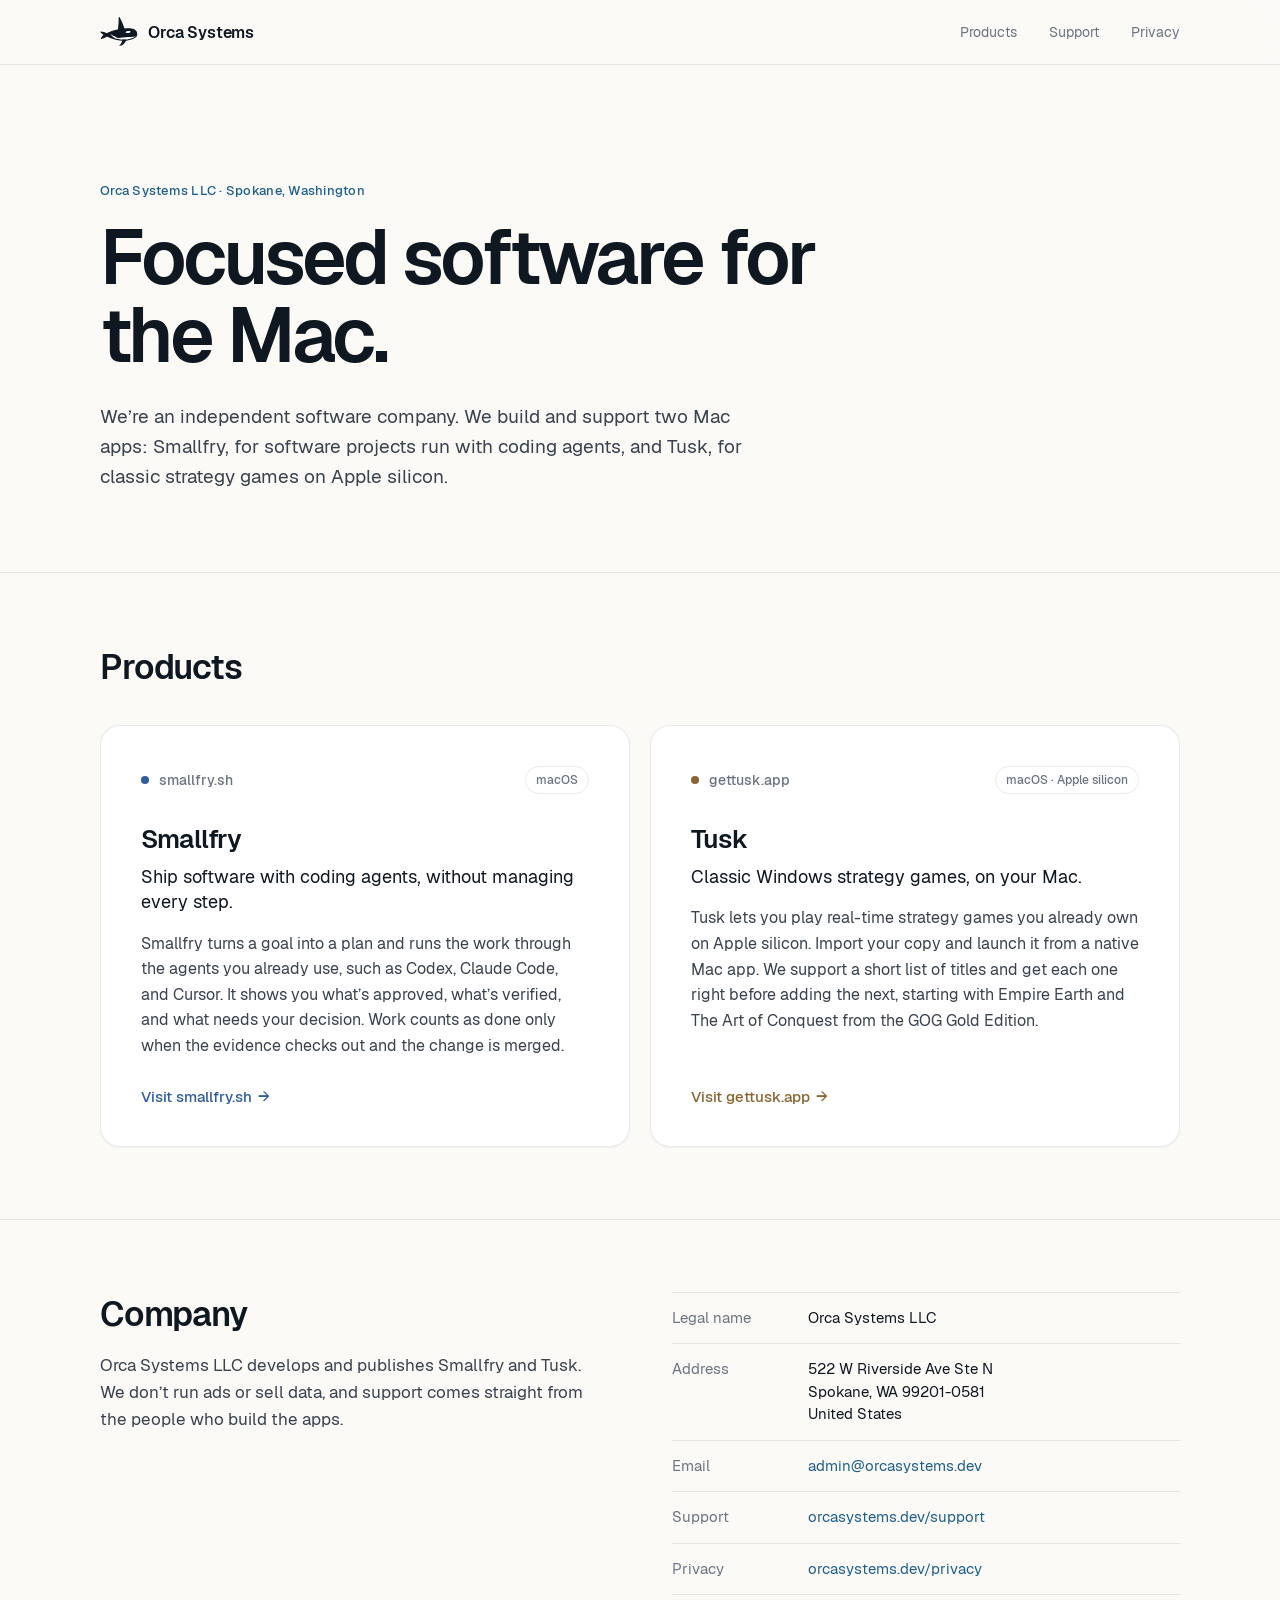
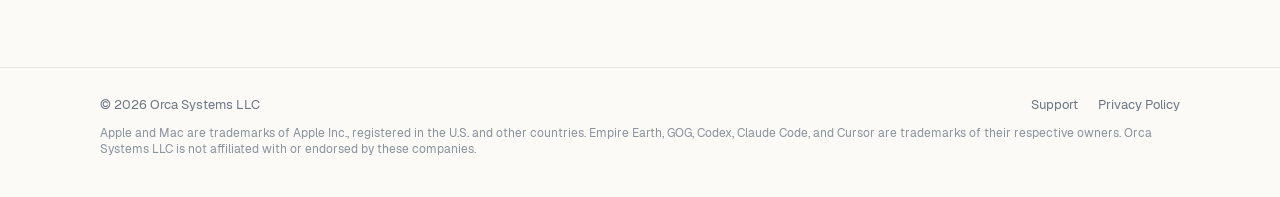
<file: index.html>
<!doctype html>
<html lang="en">
<head>
  <meta charset="utf-8">
  <meta name="viewport" content="width=device-width, initial-scale=1">
  <meta name="theme-color" content="#fbfaf7">
  <title>Orca Systems LLC · Software for the Mac</title>
  <meta name="description" content="Orca Systems LLC is an independent software company in Spokane, Washington. We make Smallfry and Tusk for the Mac.">
  <link rel="canonical" href="https://orcasystems.dev/">
  <link rel="icon" href="/assets/favicon.svg" type="image/svg+xml">
  <link rel="apple-touch-icon" href="/assets/apple-touch-icon.png">
  <meta property="og:type" content="website">
  <meta property="og:site_name" content="Orca Systems LLC">
  <meta property="og:title" content="Orca Systems LLC · Software for the Mac">
  <meta property="og:description" content="An independent software company in Spokane, Washington. We make Smallfry and Tusk for the Mac.">
  <meta property="og:url" content="https://orcasystems.dev/">
  <meta property="og:image" content="https://orcasystems.dev/assets/og.png">
  <meta name="twitter:card" content="summary_large_image">
  <link rel="preload" href="/assets/fonts/Geist-Regular.woff2" as="font" type="font/woff2" crossorigin>
  <link rel="stylesheet" href="/styles.css">
  <script type="application/ld+json">
  {
    "@context": "https://schema.org",
    "@type": "Organization",
    "name": "Orca Systems LLC",
    "legalName": "Orca Systems LLC",
    "url": "https://orcasystems.dev/",
    "logo": "https://orcasystems.dev/assets/apple-touch-icon.png",
    "email": "admin@orcasystems.dev",
    "sameAs": ["https://smallfry.sh/", "https://gettusk.app/"],
    "address": {
      "@type": "PostalAddress",
      "streetAddress": "522 W Riverside Ave Ste N",
      "addressLocality": "Spokane",
      "addressRegion": "WA",
      "postalCode": "99201-0581",
      "addressCountry": "US"
    },
    "contactPoint": [
      {
        "@type": "ContactPoint",
        "contactType": "customer support",
        "email": "admin@orcasystems.dev",
        "url": "https://orcasystems.dev/support/"
      }
    ]
  }
  </script>
</head>
<body>
  <a class="skip" href="#main">Skip to content</a>
  <header class="site-header">
    <div class="wrap">
      <a class="brand" href="/">
        <img src="/assets/orca.svg" width="38" height="32" alt="">
        <span>Orca Systems</span>
      </a>
      <nav class="nav" aria-label="Primary">
        <a href="#products">Products</a>
        <a href="/support/">Support</a>
        <a href="/privacy/">Privacy</a>
      </nav>
    </div>
  </header>

  <main id="main">
    <section class="hero">
      <div class="wrap">
        <p class="eyebrow">Orca Systems LLC · Spokane, Washington</p>
        <h1>Focused software for the Mac.</h1>
        <p class="lede">We’re an independent software company. We build and support two Mac apps: Smallfry, for software projects run with coding agents, and Tusk, for classic strategy games on Apple silicon.</p>
      </div>
    </section>

    <section class="section" id="products">
      <div class="wrap">
        <div class="section-head">
          <h2>Products</h2>
        </div>
        <div class="products">
          <article class="product smallfry">
            <div class="product-top">
              <span class="domain">smallfry.sh</span>
              <span class="tag">macOS</span>
            </div>
            <h3>Smallfry</h3>
            <p class="tagline">Ship software with coding agents, without managing every step.</p>
            <p>Smallfry turns a goal into a plan and runs the work through the agents you already use, such as Codex, Claude Code, and Cursor. It shows you what’s approved, what’s verified, and what needs your decision. Work counts as done only when the evidence checks out and the change is merged.</p>
            <a class="go" href="https://smallfry.sh">Visit smallfry.sh</a>
          </article>
          <article class="product tusk">
            <div class="product-top">
              <span class="domain">gettusk.app</span>
              <span class="tag">macOS · Apple silicon</span>
            </div>
            <h3>Tusk</h3>
            <p class="tagline">Classic Windows strategy games, on your Mac.</p>
            <p>Tusk lets you play real-time strategy games you already own on Apple silicon. Import your copy and launch it from a native Mac app. We support a short list of titles and get each one right before adding the next, starting with Empire Earth and The Art of Conquest from the GOG Gold Edition.</p>
            <a class="go" href="https://gettusk.app">Visit gettusk.app</a>
          </article>
        </div>
      </div>
    </section>

    <section class="section" id="company">
      <div class="wrap company">
        <div>
          <h2>Company</h2>
          <p>Orca Systems LLC develops and publishes Smallfry and Tusk. We don’t run ads or sell data, and support comes straight from the people who build the apps.</p>
        </div>
        <dl class="facts">
          <div><dt>Legal name</dt><dd>Orca Systems LLC</dd></div>
          <div><dt>Address</dt><dd>522 W Riverside Ave Ste N<br>Spokane, WA 99201-0581<br>United States</dd></div>
          <div><dt>Email</dt><dd><a href="mailto:admin@orcasystems.dev">admin@orcasystems.dev</a></dd></div>
          <div><dt>Support</dt><dd><a href="/support/">orcasystems.dev/support</a></dd></div>
          <div><dt>Privacy</dt><dd><a href="/privacy/">orcasystems.dev/privacy</a></dd></div>
        </dl>
      </div>
    </section>
  </main>

  <footer class="site-footer">
    <div class="wrap">
      <p>© 2026 Orca Systems LLC</p>
      <nav aria-label="Legal">
        <a href="/support/">Support</a>
        <a href="/privacy/">Privacy Policy</a>
      </nav>
      <p class="fine">Apple and Mac are trademarks of Apple Inc., registered in the U.S. and other countries. Empire Earth, GOG, Codex, Claude Code, and Cursor are trademarks of their respective owners. Orca Systems LLC is not affiliated with or endorsed by these companies.</p>
    </div>
  </footer>
</body>
</html>
</file>
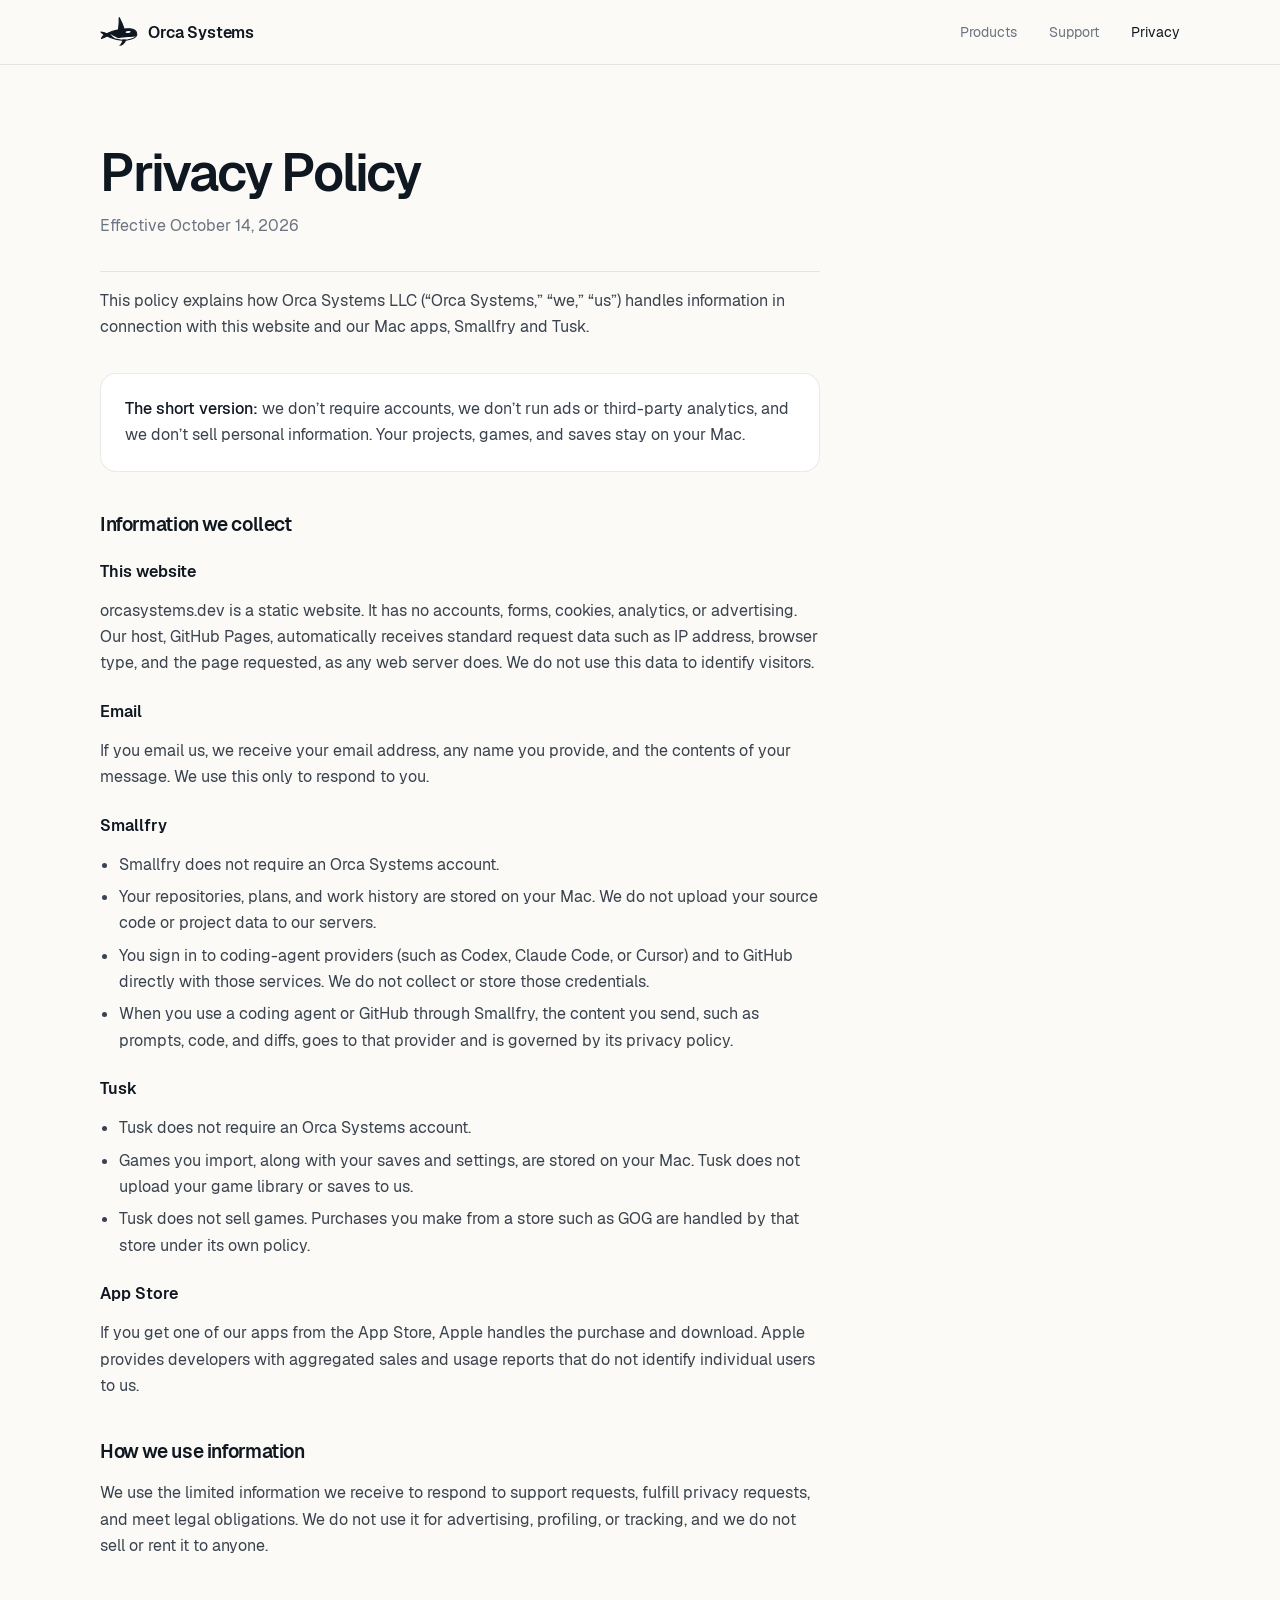
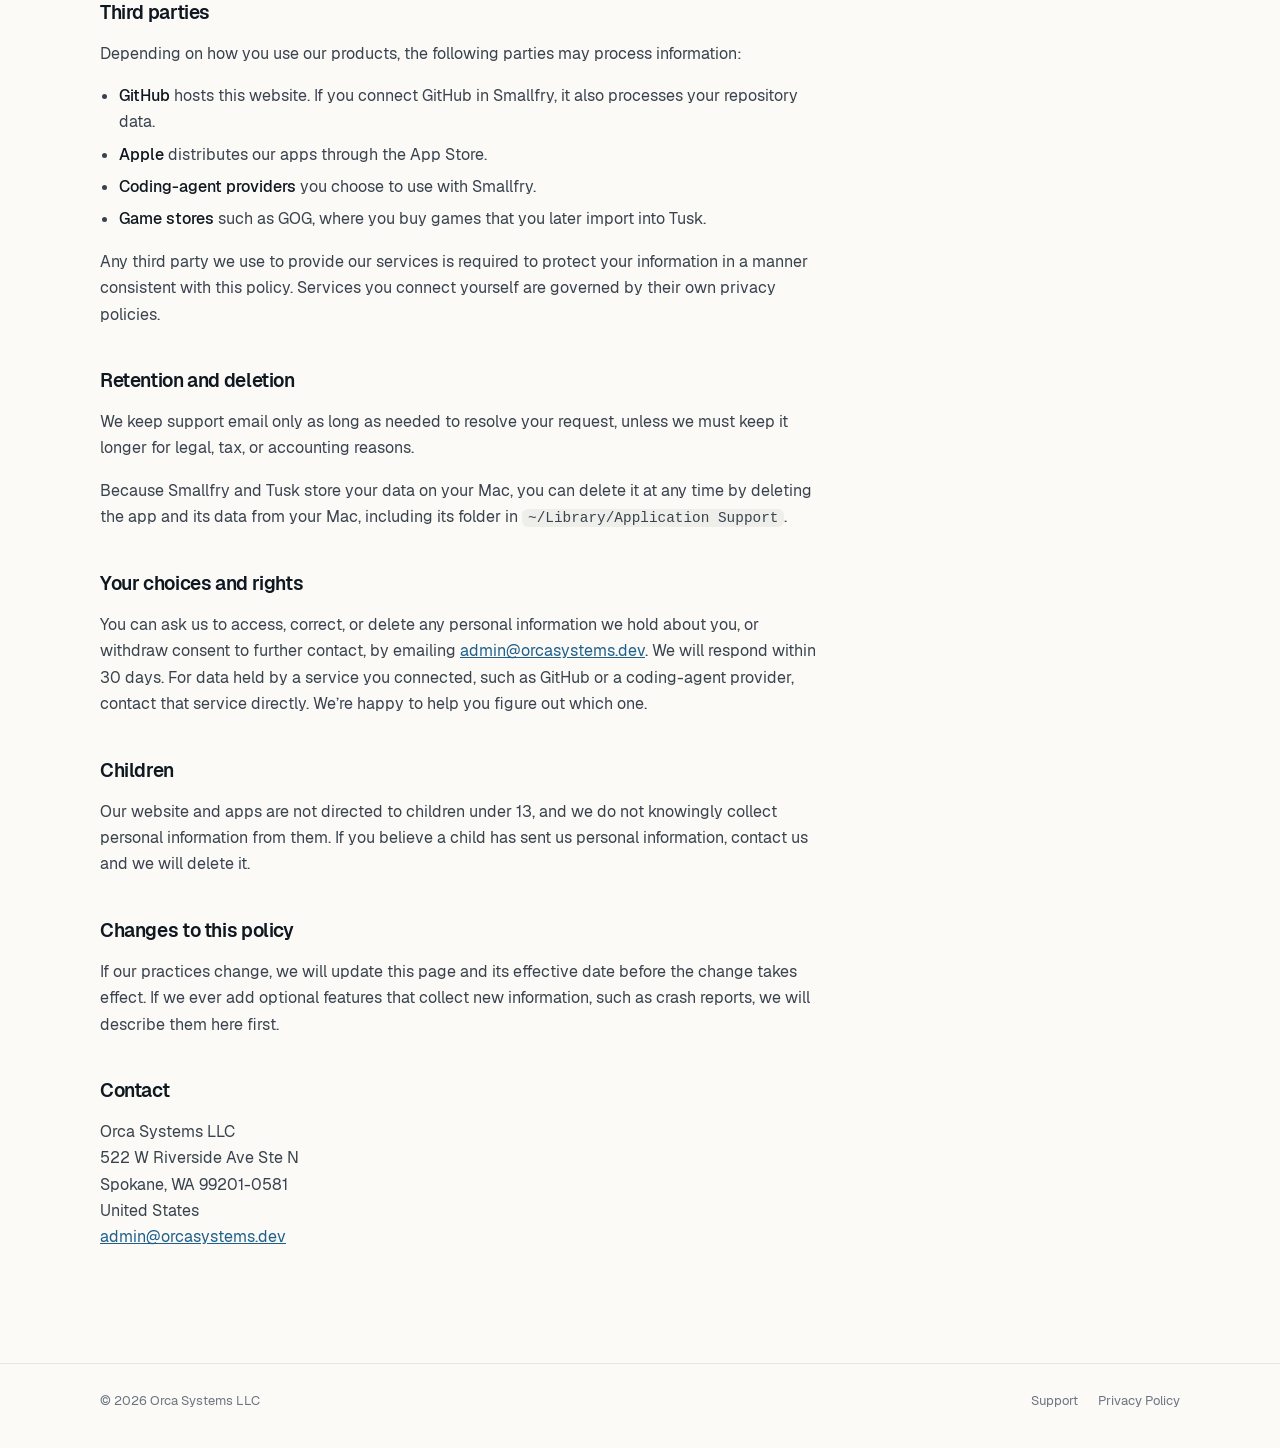
<file: privacy/index.html>
<!doctype html>
<html lang="en">
<head>
  <meta charset="utf-8">
  <meta name="viewport" content="width=device-width, initial-scale=1">
  <meta name="theme-color" content="#fbfaf7">
  <title>Privacy Policy · Orca Systems LLC</title>
  <meta name="description" content="How Orca Systems LLC handles information for orcasystems.dev, Smallfry, and Tusk.">
  <link rel="canonical" href="https://orcasystems.dev/privacy/">
  <link rel="icon" href="/assets/favicon.svg" type="image/svg+xml">
  <link rel="apple-touch-icon" href="/assets/apple-touch-icon.png">
  <meta property="og:type" content="website">
  <meta property="og:site_name" content="Orca Systems LLC">
  <meta property="og:title" content="Privacy Policy · Orca Systems LLC">
  <meta property="og:url" content="https://orcasystems.dev/privacy/">
  <meta property="og:image" content="https://orcasystems.dev/assets/og.png">
  <link rel="stylesheet" href="/styles.css">
</head>
<body>
  <a class="skip" href="#main">Skip to content</a>
  <header class="site-header">
    <div class="wrap">
      <a class="brand" href="/">
        <img src="/assets/orca.svg" width="38" height="32" alt="">
        <span>Orca Systems</span>
      </a>
      <nav class="nav" aria-label="Primary">
        <a href="/#products">Products</a>
        <a href="/support/">Support</a>
        <a href="/privacy/" aria-current="page">Privacy</a>
      </nav>
    </div>
  </header>

  <main class="doc" id="main">
    <div class="wrap">
      <article>
        <header class="page-head">
          <h1>Privacy Policy</h1>
          <p class="sub">Effective October 14, 2026</p>
        </header>

        <p>This policy explains how Orca Systems LLC (“Orca Systems,” “we,” “us”) handles information in connection with this website and our Mac apps, Smallfry and Tusk.</p>

        <div class="callout">
          <p><strong>The short version:</strong> we don’t require accounts, we don’t run ads or third-party analytics, and we don’t sell personal information. Your projects, games, and saves stay on your Mac.</p>
        </div>

        <h2>Information we collect</h2>

        <h3>This website</h3>
        <p>orcasystems.dev is a static website. It has no accounts, forms, cookies, analytics, or advertising. Our host, GitHub Pages, automatically receives standard request data such as IP address, browser type, and the page requested, as any web server does. We do not use this data to identify visitors.</p>

        <h3>Email</h3>
        <p>If you email us, we receive your email address, any name you provide, and the contents of your message. We use this only to respond to you.</p>

        <h3>Smallfry</h3>
        <ul>
          <li>Smallfry does not require an Orca Systems account.</li>
          <li>Your repositories, plans, and work history are stored on your Mac. We do not upload your source code or project data to our servers.</li>
          <li>You sign in to coding-agent providers (such as Codex, Claude Code, or Cursor) and to GitHub directly with those services. We do not collect or store those credentials.</li>
          <li>When you use a coding agent or GitHub through Smallfry, the content you send, such as prompts, code, and diffs, goes to that provider and is governed by its privacy policy.</li>
        </ul>

        <h3>Tusk</h3>
        <ul>
          <li>Tusk does not require an Orca Systems account.</li>
          <li>Games you import, along with your saves and settings, are stored on your Mac. Tusk does not upload your game library or saves to us.</li>
          <li>Tusk does not sell games. Purchases you make from a store such as GOG are handled by that store under its own policy.</li>
        </ul>

        <h3>App Store</h3>
        <p>If you get one of our apps from the App Store, Apple handles the purchase and download. Apple provides developers with aggregated sales and usage reports that do not identify individual users to us.</p>

        <h2>How we use information</h2>
        <p>We use the limited information we receive to respond to support requests, fulfill privacy requests, and meet legal obligations. We do not use it for advertising, profiling, or tracking, and we do not sell or rent it to anyone.</p>

        <h2>Third parties</h2>
        <p>Depending on how you use our products, the following parties may process information:</p>
        <ul>
          <li><strong>GitHub</strong> hosts this website. If you connect GitHub in Smallfry, it also processes your repository data.</li>
          <li><strong>Apple</strong> distributes our apps through the App Store.</li>
          <li><strong>Coding-agent providers</strong> you choose to use with Smallfry.</li>
          <li><strong>Game stores</strong> such as GOG, where you buy games that you later import into Tusk.</li>
        </ul>
        <p>Any third party we use to provide our services is required to protect your information in a manner consistent with this policy. Services you connect yourself are governed by their own privacy policies.</p>

        <h2>Retention and deletion</h2>
        <p>We keep support email only as long as needed to resolve your request, unless we must keep it longer for legal, tax, or accounting reasons.</p>
        <p>Because Smallfry and Tusk store your data on your Mac, you can delete it at any time by deleting the app and its data from your Mac, including its folder in <code>~/Library/Application Support</code>.</p>

        <h2>Your choices and rights</h2>
        <p>You can ask us to access, correct, or delete any personal information we hold about you, or withdraw consent to further contact, by emailing <a href="mailto:admin@orcasystems.dev">admin@orcasystems.dev</a>. We will respond within 30 days. For data held by a service you connected, such as GitHub or a coding-agent provider, contact that service directly. We’re happy to help you figure out which one.</p>

        <h2>Children</h2>
        <p>Our website and apps are not directed to children under 13, and we do not knowingly collect personal information from them. If you believe a child has sent us personal information, contact us and we will delete it.</p>

        <h2>Changes to this policy</h2>
        <p>If our practices change, we will update this page and its effective date before the change takes effect. If we ever add optional features that collect new information, such as crash reports, we will describe them here first.</p>

        <h2>Contact</h2>
        <p>Orca Systems LLC<br>
        522 W Riverside Ave Ste N<br>
        Spokane, WA 99201-0581<br>
        United States<br>
        <a href="mailto:admin@orcasystems.dev">admin@orcasystems.dev</a></p>
      </article>
    </div>
  </main>

  <footer class="site-footer">
    <div class="wrap">
      <p>© 2026 Orca Systems LLC</p>
      <nav aria-label="Legal">
        <a href="/support/">Support</a>
        <a href="/privacy/">Privacy Policy</a>
      </nav>
    </div>
  </footer>
</body>
</html>
</file>
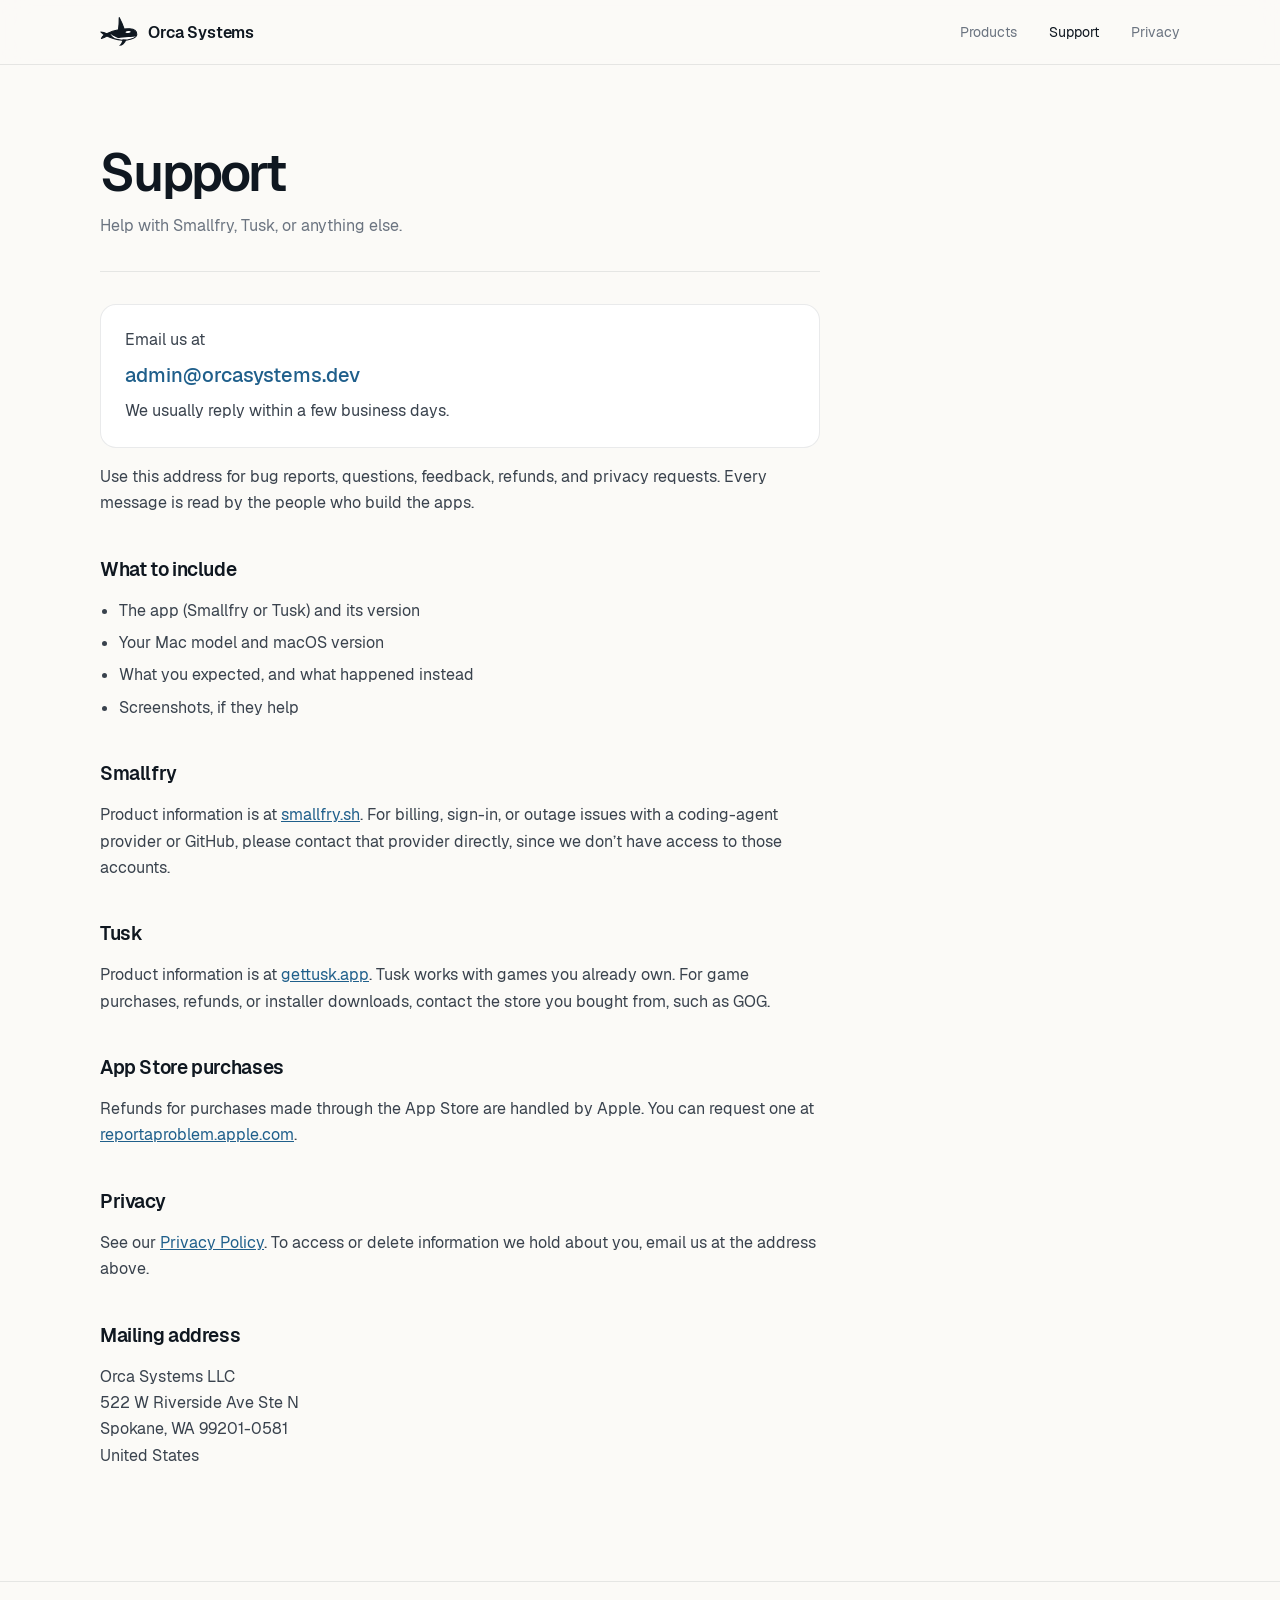
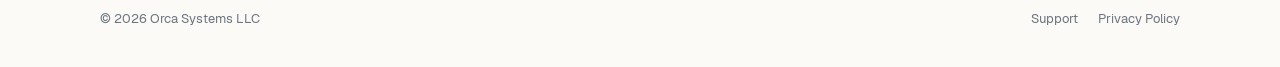
<file: support/index.html>
<!doctype html>
<html lang="en">
<head>
  <meta charset="utf-8">
  <meta name="viewport" content="width=device-width, initial-scale=1">
  <meta name="theme-color" content="#fbfaf7">
  <title>Support · Orca Systems LLC</title>
  <meta name="description" content="Get help with Smallfry, Tusk, or Orca Systems LLC. Email admin@orcasystems.dev.">
  <link rel="canonical" href="https://orcasystems.dev/support/">
  <link rel="icon" href="/assets/favicon.svg" type="image/svg+xml">
  <link rel="apple-touch-icon" href="/assets/apple-touch-icon.png">
  <meta property="og:type" content="website">
  <meta property="og:site_name" content="Orca Systems LLC">
  <meta property="og:title" content="Support · Orca Systems LLC">
  <meta property="og:url" content="https://orcasystems.dev/support/">
  <meta property="og:image" content="https://orcasystems.dev/assets/og.png">
  <link rel="stylesheet" href="/styles.css">
</head>
<body>
  <a class="skip" href="#main">Skip to content</a>
  <header class="site-header">
    <div class="wrap">
      <a class="brand" href="/">
        <img src="/assets/orca.svg" width="38" height="32" alt="">
        <span>Orca Systems</span>
      </a>
      <nav class="nav" aria-label="Primary">
        <a href="/#products">Products</a>
        <a href="/support/" aria-current="page">Support</a>
        <a href="/privacy/">Privacy</a>
      </nav>
    </div>
  </header>

  <main class="doc" id="main">
    <div class="wrap">
      <article>
        <header class="page-head">
          <h1>Support</h1>
          <p class="sub">Help with Smallfry, Tusk, or anything else.</p>
        </header>

        <div class="callout">
          <p>Email us at</p>
          <p class="big"><a href="mailto:admin@orcasystems.dev">admin@orcasystems.dev</a></p>
          <p>We usually reply within a few business days.</p>
        </div>

        <p>Use this address for bug reports, questions, feedback, refunds, and privacy requests. Every message is read by the people who build the apps.</p>

        <h2>What to include</h2>
        <ul>
          <li>The app (Smallfry or Tusk) and its version</li>
          <li>Your Mac model and macOS version</li>
          <li>What you expected, and what happened instead</li>
          <li>Screenshots, if they help</li>
        </ul>

        <h2>Smallfry</h2>
        <p>Product information is at <a href="https://smallfry.sh">smallfry.sh</a>. For billing, sign-in, or outage issues with a coding-agent provider or GitHub, please contact that provider directly, since we don’t have access to those accounts.</p>

        <h2>Tusk</h2>
        <p>Product information is at <a href="https://gettusk.app">gettusk.app</a>. Tusk works with games you already own. For game purchases, refunds, or installer downloads, contact the store you bought from, such as GOG.</p>

        <h2>App Store purchases</h2>
        <p>Refunds for purchases made through the App Store are handled by Apple. You can request one at <a href="https://reportaproblem.apple.com">reportaproblem.apple.com</a>.</p>

        <h2>Privacy</h2>
        <p>See our <a href="/privacy/">Privacy Policy</a>. To access or delete information we hold about you, email us at the address above.</p>

        <h2>Mailing address</h2>
        <p>Orca Systems LLC<br>
        522 W Riverside Ave Ste N<br>
        Spokane, WA 99201-0581<br>
        United States</p>
      </article>
    </div>
  </main>

  <footer class="site-footer">
    <div class="wrap">
      <p>© 2026 Orca Systems LLC</p>
      <nav aria-label="Legal">
        <a href="/support/">Support</a>
        <a href="/privacy/">Privacy Policy</a>
      </nav>
    </div>
  </footer>
</body>
</html>
</file>
<file: styles.css>
@font-face {
  font-family: Geist;
  src: url("/assets/fonts/Geist-Regular.woff2") format("woff2");
  font-weight: 400;
  font-display: swap;
}
@font-face {
  font-family: Geist;
  src: url("/assets/fonts/Geist-Medium.woff2") format("woff2");
  font-weight: 500;
  font-display: swap;
}
@font-face {
  font-family: Geist;
  src: url("/assets/fonts/Geist-SemiBold.woff2") format("woff2");
  font-weight: 600;
  font-display: swap;
}

:root {
  --bg: #fbfaf7;
  --surface: #ffffff;
  --ink: #0f1720;
  --body: #39424d;
  --muted: #6b7480;
  --line: rgba(15, 23, 32, 0.09);
  --deep: #0f1720;
  --accent: #1f5f8b;
  --smallfry: #2f5d9a;
  --tusk: #8a6532;
  --gutter: clamp(20px, 5vw, 64px);
  --max: 1080px;
  --sans: Geist, ui-sans-serif, -apple-system, BlinkMacSystemFont, "Segoe UI", sans-serif;
  color: var(--ink);
  background: var(--bg);
  font-family: var(--sans);
  font-synthesis: none;
  text-rendering: optimizeLegibility;
  -webkit-font-smoothing: antialiased;
}

*, *::before, *::after { box-sizing: border-box; }
html { scroll-behavior: smooth; }
body { margin: 0; min-height: 100vh; display: flex; flex-direction: column; }
main { flex: 1; }
img { display: block; max-width: 100%; }
a { color: inherit; }
a:focus-visible {
  outline: 2px solid var(--accent);
  outline-offset: 3px;
  border-radius: 4px;
}

.wrap {
  width: 100%;
  max-width: calc(var(--max) + var(--gutter) * 2);
  margin: 0 auto;
  padding-left: var(--gutter);
  padding-right: var(--gutter);
}

.skip {
  position: absolute;
  left: 16px;
  top: -80px;
  z-index: 10;
  padding: 10px 14px;
  background: var(--surface);
  border: 1px solid var(--line);
  border-radius: 8px;
}
.skip:focus { top: 12px; }

/* Header */

.site-header {
  position: sticky;
  top: 0;
  z-index: 5;
  background: rgba(251, 250, 247, 0.85);
  backdrop-filter: saturate(180%) blur(14px);
  -webkit-backdrop-filter: saturate(180%) blur(14px);
  border-bottom: 1px solid var(--line);
}
.site-header .wrap {
  display: flex;
  align-items: center;
  justify-content: space-between;
  gap: 24px;
  height: 64px;
}
.brand {
  display: flex;
  align-items: center;
  gap: 10px;
  text-decoration: none;
  font-weight: 600;
  font-size: 16px;
  letter-spacing: -0.01em;
}
.brand img { width: 38px; height: auto; }
.nav { display: flex; gap: clamp(18px, 3vw, 32px); font-size: 14px; }
.nav a { text-decoration: none; color: var(--muted); transition: color 0.15s; }
.nav a:hover, .nav a[aria-current="page"] { color: var(--ink); }

/* Hero */

.hero { padding: clamp(72px, 13vh, 144px) 0 clamp(56px, 9vh, 96px); }
.eyebrow {
  margin: 0 0 20px;
  font-size: 13px;
  font-weight: 500;
  letter-spacing: 0.02em;
  color: var(--accent);
}
.hero h1 {
  max-width: 15ch;
  margin: 0;
  font-size: clamp(42px, 6.4vw, 76px);
  font-weight: 600;
  line-height: 1.02;
  letter-spacing: -0.04em;
}
.lede {
  max-width: 52ch;
  margin: 28px 0 0;
  font-size: clamp(18px, 1.5vw, 20px);
  line-height: 1.55;
  color: var(--body);
}

/* Sections */

.section { padding: clamp(48px, 8vh, 88px) 0; border-top: 1px solid var(--line); }
.section-head { margin-bottom: 36px; }
.section h2 {
  margin: 0;
  font-size: clamp(26px, 3vw, 34px);
  font-weight: 600;
  letter-spacing: -0.03em;
}
.section-head p { margin: 10px 0 0; color: var(--muted); font-size: 17px; }

/* Products */

.products { display: grid; gap: 20px; }
@media (min-width: 820px) {
  .products { grid-template-columns: 1fr 1fr; }
}
.product {
  display: flex;
  flex-direction: column;
  padding: clamp(28px, 3.4vw, 40px);
  background: var(--surface);
  border: 1px solid var(--line);
  border-radius: 20px;
  box-shadow: 0 1px 2px rgba(15, 23, 32, 0.04);
}
.product-top {
  display: flex;
  align-items: center;
  justify-content: space-between;
  gap: 12px;
  margin-bottom: 28px;
}
.domain { font-size: 14px; font-weight: 500; color: var(--muted); }
.domain::before {
  content: "";
  display: inline-block;
  width: 8px;
  height: 8px;
  margin-right: 10px;
  border-radius: 50%;
  vertical-align: 1px;
}
.smallfry .domain::before { background: var(--smallfry); }
.tusk .domain::before { background: var(--tusk); }
.tag {
  padding: 5px 10px;
  border: 1px solid var(--line);
  border-radius: 999px;
  font-size: 12px;
  font-weight: 500;
  color: var(--muted);
}
.product h3 {
  margin: 0 0 8px;
  font-size: 26px;
  font-weight: 600;
  letter-spacing: -0.03em;
}
.product .tagline {
  margin: 0 0 16px;
  font-size: 18px;
  line-height: 1.4;
  color: var(--ink);
}
.product p { margin: 0 0 28px; color: var(--body); line-height: 1.6; }
.go {
  margin-top: auto;
  display: inline-flex;
  align-items: center;
  gap: 6px;
  width: fit-content;
  text-decoration: none;
  font-weight: 500;
  font-size: 15px;
}
.go::after { content: "→"; transition: transform 0.15s; }
.go:hover::after { transform: translateX(3px); }
.smallfry .go { color: var(--smallfry); }
.tusk .go { color: var(--tusk); }

/* Company */

.company {
  display: grid;
  gap: 32px;
}
@media (min-width: 820px) {
  .company { grid-template-columns: 1fr 1fr; gap: 64px; }
}
.company p {
  margin: 16px 0 0;
  color: var(--body);
  font-size: 17px;
  line-height: 1.6;
  max-width: 46ch;
}
.facts { margin: 0; border-top: 1px solid var(--line); }
.facts div {
  display: grid;
  grid-template-columns: 120px 1fr;
  gap: 16px;
  padding: 14px 0;
  border-bottom: 1px solid var(--line);
  font-size: 15px;
  line-height: 1.5;
}
.facts dt { color: var(--muted); }
.facts dd { margin: 0; }
.facts a { color: var(--accent); text-decoration: none; }
.facts a:hover { text-decoration: underline; }

/* Footer */

.site-footer {
  border-top: 1px solid var(--line);
  font-size: 13px;
  color: var(--muted);
}
.site-footer .wrap {
  display: flex;
  flex-wrap: wrap;
  justify-content: space-between;
  gap: 12px 32px;
  padding-top: 28px;
  padding-bottom: 40px;
}
.site-footer p { margin: 0; }
.site-footer .fine { flex-basis: 100%; color: #8a929c; font-size: 12px; }
.site-footer nav { display: flex; gap: 20px; }
.site-footer a { text-decoration: none; }
.site-footer a:hover { color: var(--ink); }

/* Document pages */

.doc { padding: 0 0 96px; }
.doc article { max-width: 720px; }
.doc .page-head {
  padding: clamp(48px, 9vh, 88px) 0 32px;
  margin-bottom: 8px;
  border-bottom: 1px solid var(--line);
}
.doc h1 {
  margin: 0 0 12px;
  font-size: clamp(36px, 5vw, 52px);
  font-weight: 600;
  letter-spacing: -0.04em;
  line-height: 1.05;
}
.doc .sub { margin: 0; color: var(--muted); font-size: 16px; }
.doc h2 {
  margin: 40px 0 10px;
  font-size: 19px;
  font-weight: 600;
  letter-spacing: -0.02em;
}
.doc h3 {
  margin: 24px 0 6px;
  font-size: 16px;
  font-weight: 600;
}
.doc p, .doc li { color: var(--body); line-height: 1.65; font-size: 16px; }
.doc ul { padding-left: 1.2em; }
.doc li + li { margin-top: 6px; }
.doc a { color: var(--accent); }
.doc strong { color: var(--ink); font-weight: 500; }
.callout {
  margin: 32px 0 8px;
  padding: 22px 24px;
  background: var(--surface);
  border: 1px solid var(--line);
  border-radius: 16px;
}
.callout p { margin: 0; }
.callout p + p { margin-top: 6px; }
.callout .big { font-size: 20px; font-weight: 500; color: var(--ink); }
.callout .big a { text-decoration: none; }

@media (max-width: 600px) {
  .brand span { font-size: 15px; }
  .nav { gap: 16px; font-size: 13px; }
  .facts div { grid-template-columns: 1fr; gap: 2px; }
}

@media (prefers-reduced-motion: reduce) {
  html { scroll-behavior: auto; }
  .go::after, .nav a { transition: none; }
}
.doc code {
  padding: 1px 6px;
  background: rgba(15, 23, 32, 0.05);
  border-radius: 6px;
  font-size: 0.9em;
}
</file>
